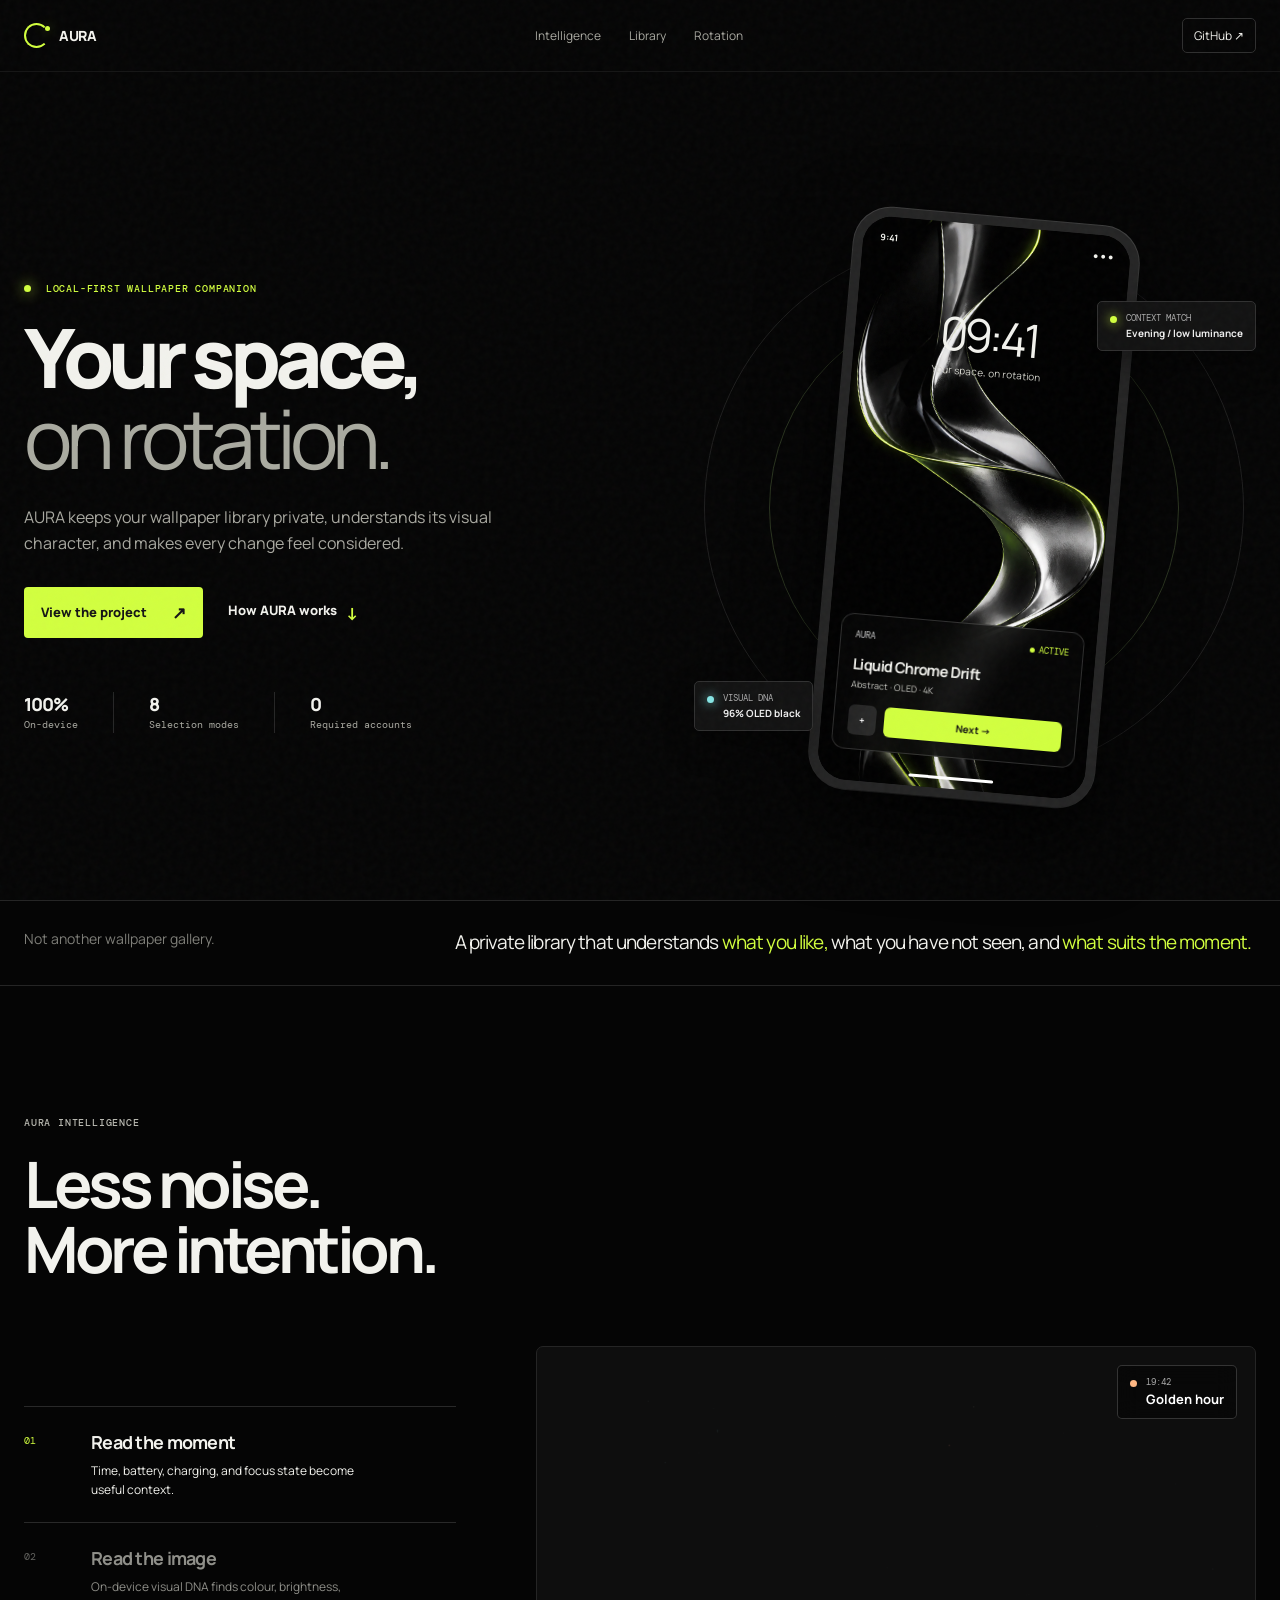
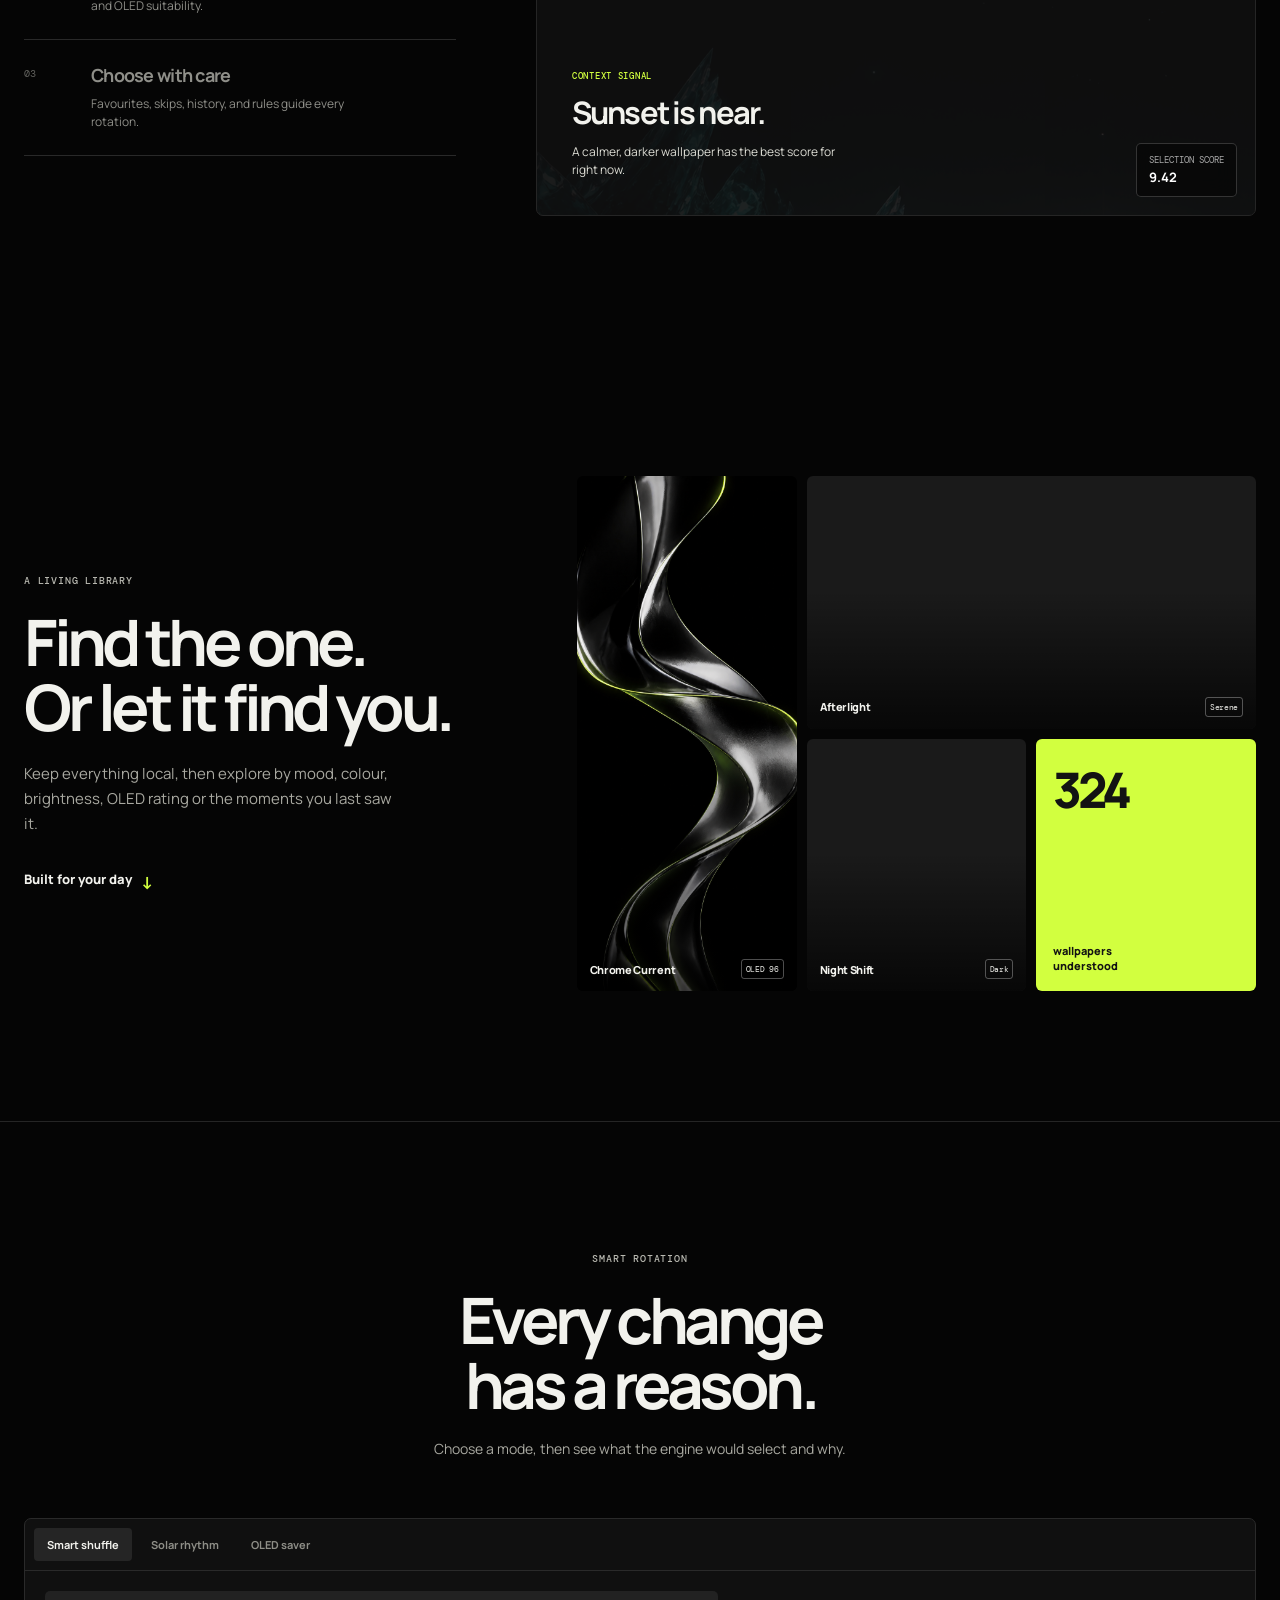
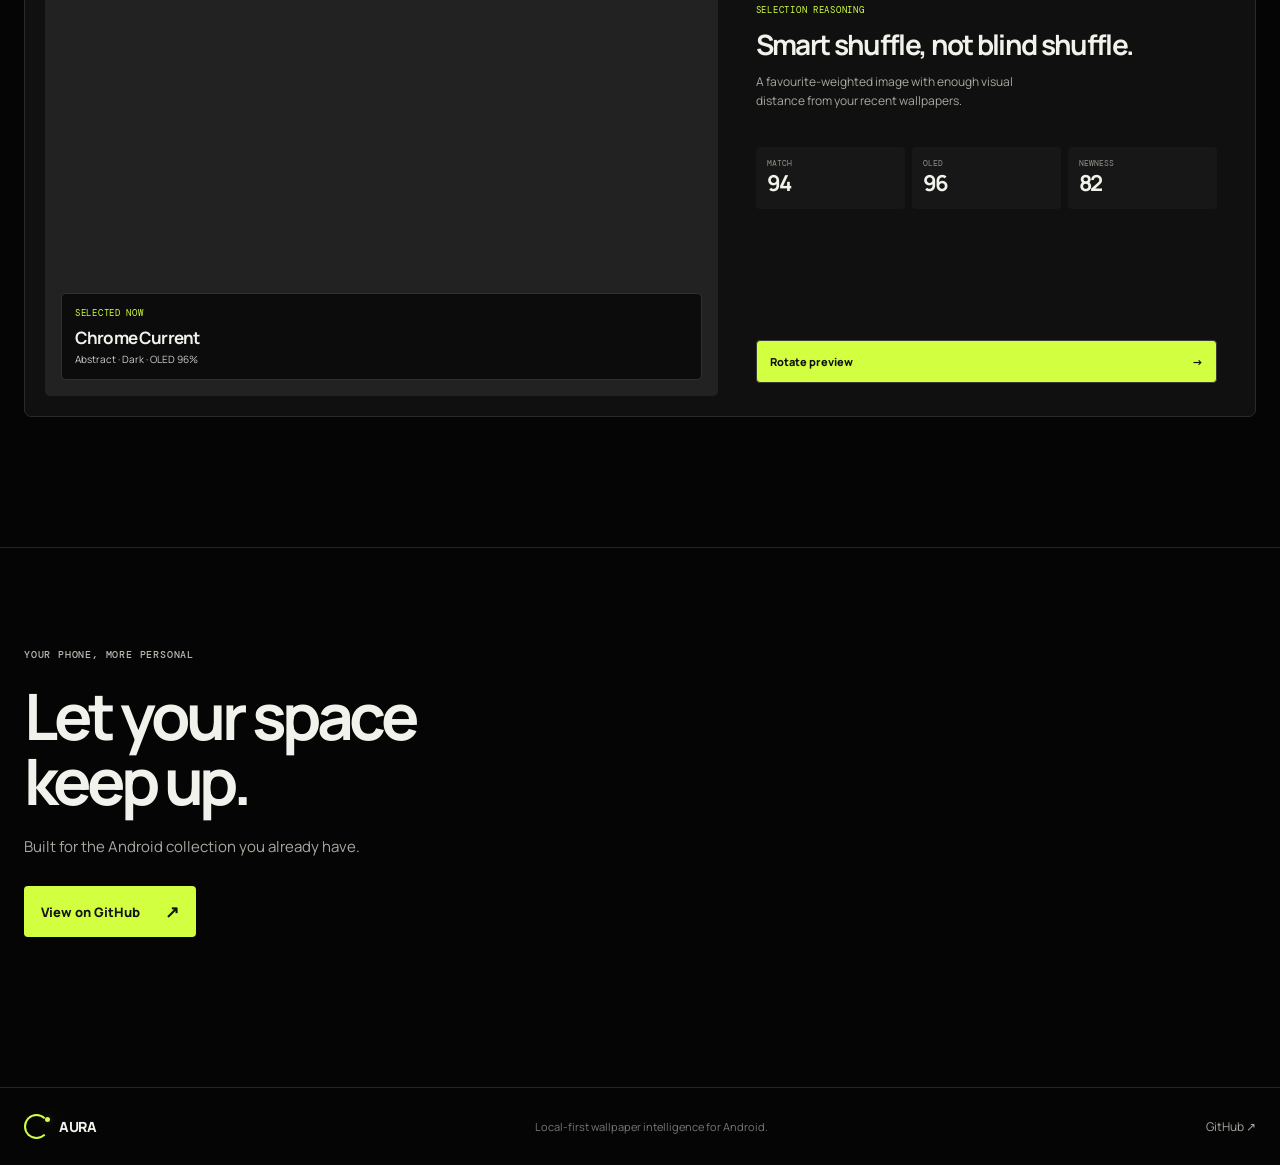
<file: docs/index.html>
<!doctype html>
<html lang="en">
<head>
  <meta charset="UTF-8">
  <meta name="viewport" content="width=device-width, initial-scale=1.0">
  <meta name="theme-color" content="#050505">
  <meta name="description" content="AURA is a private, local-first Android wallpaper companion for an image-led library and intelligent rotation.">
  <title>AURA | Your space, on rotation</title>
  <link rel="preconnect" href="https://fonts.googleapis.com">
  <link rel="preconnect" href="https://fonts.gstatic.com" crossorigin>
  <link href="https://fonts.googleapis.com/css2?family=DM+Mono:wght@400;500&family=Manrope:wght@400;500;600;700;800&display=swap" rel="stylesheet">
  <link rel="stylesheet" href="styles.css">
</head>
<body>
  <div class="noise" aria-hidden="true"></div>
  <header class="nav" id="top">
    <a class="brand" href="#top" aria-label="AURA home"><span class="brand-mark aura-mark" aria-hidden="true"></span><span>AURA</span></a>
    <nav aria-label="Primary navigation"><a href="#engine">Intelligence</a><a href="#library">Library</a><a href="#automation">Rotation</a></nav>
    <a class="github-link" href="https://github.com/akshar2324/Wallpaper_Engine" target="_blank" rel="noreferrer">GitHub <span aria-hidden="true">↗</span></a>
  </header>
  <main>
    <section class="hero">
      <div class="hero-copy reveal">
        <p class="eyebrow"><span></span> Local-first wallpaper companion</p>
        <h1>Your space,<br><em>on rotation.</em></h1>
        <p class="lede">AURA keeps your wallpaper library private, understands its visual character, and makes every change feel considered.</p>
        <div class="hero-actions"><a class="button button-primary" href="https://github.com/akshar2324/Wallpaper_Engine" target="_blank" rel="noreferrer">View the project <span>↗</span></a><a class="text-link" href="#engine">How AURA works <span>↓</span></a></div>
        <dl class="hero-stats"><div><dt>100%</dt><dd>On-device</dd></div><div><dt>8</dt><dd>Selection modes</dd></div><div><dt>0</dt><dd>Required accounts</dd></div></dl>
      </div>
      <div class="hero-visual reveal">
        <div class="orbit orbit-one"></div><div class="orbit orbit-two"></div>
        <div class="phone hero-phone"><div class="phone-screen wallpaper-a"><video class="hero-motion" muted playsinline preload="metadata" poster="assets/chrome-ribbon-wallpaper.png"><source src="assets/hero-motion.mp4" type="video/mp4"></video><div class="phone-status"><span>9:41</span><span>● ● ●</span></div><div class="lock-time">09:41</div><div class="lock-date">Your space, on rotation</div><div class="now-playing"><div class="now-playing-top"><span>AURA</span><span class="live-dot">Active</span></div><strong id="heroTitle">Liquid Chrome Drift</strong><small id="heroMeta">Abstract · OLED · 4K</small><div class="player-actions"><button id="heroFavorite" aria-label="Toggle favorite">+</button><button id="heroNext" aria-label="Show next wallpaper">Next <span>→</span></button></div></div><div class="gesture"></div></div></div>
        <div class="floating-note note-a"><span class="note-dot lime"></span><p>Context match<strong>Evening / low luminance</strong></p></div><div class="floating-note note-b"><span class="note-dot cyan"></span><p>Visual DNA<strong>96% OLED black</strong></p></div>
      </div>
    </section>
    <section class="proof strip reveal"><p>Not another wallpaper gallery.</p><p>A private library that understands <span>what you like,</span> what you have not seen, and <span>what suits the moment.</span></p></section>
    <section class="engine section" id="engine"><div class="section-head reveal"><p class="eyebrow">AURA intelligence</p><h2>Less noise.<br>More intention.</h2></div><div class="engine-layout"><div class="engine-steps reveal"><button class="engine-step active" data-step="0"><span>01</span><div><strong>Read the moment</strong><p>Time, battery, charging, and focus state become useful context.</p></div></button><button class="engine-step" data-step="1"><span>02</span><div><strong>Read the image</strong><p>On-device visual DNA finds colour, brightness, and OLED suitability.</p></div></button><button class="engine-step" data-step="2"><span>03</span><div><strong>Choose with care</strong><p>Favourites, skips, history, and rules guide every rotation.</p></div></button></div><div class="engine-stage reveal"><video class="section-motion" autoplay loop muted playsinline preload="metadata"><source src="assets/motion-engine.mp4" type="video/mp4"></video><div class="engine-wall" id="engineWall"></div><div class="engine-overlay"><p id="engineKicker">Context signal</p><h3 id="engineTitle">Sunset is near.</h3><p id="engineBody">A calmer, darker wallpaper has the best score for right now.</p></div><div class="signal signal-time"><span></span><p>19:42<strong>Golden hour</strong></p></div><div class="signal signal-score"><p>Selection score<strong id="engineScore">9.42</strong></p></div></div></div></section>
    <section class="library section" id="library"><div class="library-copy reveal"><p class="eyebrow">A living library</p><h2>Find the one.<br>Or let it find you.</h2><p>Keep everything local, then explore by mood, colour, brightness, OLED rating or the moments you last saw it.</p><a class="text-link" href="#automation">Built for your day <span>↓</span></a></div><div class="wall-grid reveal"><figure class="wall-card wall-one"><img src="assets/chrome-ribbon-wallpaper.png" alt="Abstract chrome ribbon wallpaper"><figcaption><span>Chrome Current</span><small>OLED 96</small></figcaption></figure><figure class="wall-card wall-two"><video class="card-motion" autoplay loop muted playsinline preload="metadata"><source src="assets/motion-library.mp4" type="video/mp4"></video><figcaption><span>Afterlight</span><small>Serene</small></figcaption></figure><figure class="wall-card wall-three"><video class="card-motion" autoplay loop muted playsinline preload="metadata"><source src="assets/motion-rotation.mp4" type="video/mp4"></video><figcaption><span>Night Shift</span><small>Dark</small></figcaption></figure><div class="library-chip"><span>324</span><p>wallpapers<br>understood</p></div></div></section>
    <section class="automation section" id="automation"><div class="section-head center reveal"><p class="eyebrow">Smart rotation</p><h2>Every change<br>has a reason.</h2><p>Choose a mode, then see what the engine would select and why.</p></div><div class="rotation reveal"><div class="rotation-tabs" role="tablist" aria-label="Rotation modes"><button class="rotation-tab active" data-mode="SMART">Smart shuffle</button><button class="rotation-tab" data-mode="SOLAR">Solar rhythm</button><button class="rotation-tab" data-mode="OLED">OLED saver</button></div><div class="rotation-content"><div class="rotation-preview"><video class="rotation-motion" autoplay loop muted playsinline preload="metadata"><source src="assets/motion-rotation.mp4" type="video/mp4"></video><img id="rotationImage" src="assets/chrome-ribbon-wallpaper.png" alt="Selected wallpaper preview"><div class="selected-label"><span>Selected now</span><strong id="rotationTitle">Chrome Current</strong><small id="rotationTags">Abstract · Dark · OLED 96%</small></div></div><div class="reasoning"><p class="console-label">Selection reasoning</p><h3 id="reasoningTitle">Smart shuffle, not blind shuffle.</h3><p id="reasoningBody">A favourite-weighted image with enough visual distance from your recent wallpapers.</p><div class="score-grid"><div><span>Match</span><strong id="matchScore">94</strong></div><div><span>OLED</span><strong id="oledScore">96</strong></div><div><span>Newness</span><strong id="newnessScore">82</strong></div></div><button class="rotate-button" id="rotateButton">Rotate preview <span>→</span></button></div></div></div></section>
    <section class="closing section reveal"><p class="eyebrow">Your phone, more personal</p><h2>Let your space<br>keep up.</h2><p>Built for the Android collection you already have.</p><a class="button button-primary" href="https://github.com/akshar2324/Wallpaper_Engine" target="_blank" rel="noreferrer">View on GitHub <span>↗</span></a></section>
  </main>
  <footer><a class="brand" href="#top"><span class="brand-mark aura-mark" aria-hidden="true"></span><span>AURA</span></a><p>Local-first wallpaper intelligence for Android.</p><a href="https://github.com/akshar2324/Wallpaper_Engine" target="_blank" rel="noreferrer">GitHub ↗</a></footer>
  <script src="app.js"></script>
</body></html>
</file>
<file: docs/styles.css>
:root{--b:#050505;--i:#0e0e0e;--l:#252525;--s:#a9a9a1;--w:#f2f2ed;--g:#d2ff3f;--c:#86e5e4;--f:'Manrope',sans-serif;--m:'DM Mono',monospace}*{box-sizing:border-box}html{scroll-behavior:smooth}body{margin:0;background:var(--b);color:var(--w);font-family:var(--f);overflow-x:hidden}.noise{position:fixed;inset:0;pointer-events:none;opacity:.11;z-index:3;background-image:url("data:image/svg+xml,%3Csvg viewBox='0 0 160 160' xmlns='http://www.w3.org/2000/svg'%3E%3Cfilter id='n'%3E%3CfeTurbulence type='fractalNoise' baseFrequency='.9' numOctaves='4' stitchTiles='stitch'/%3E%3C/filter%3E%3Crect width='100%25' height='100%25' filter='url(%23n)' opacity='.28'/%3E%3C/svg%3E")}.nav{height:72px;display:flex;align-items:center;justify-content:space-between;padding:0 max(24px,calc((100vw - 1320px)/2));position:relative;z-index:5;border-bottom:1px solid #171717}.brand{display:inline-flex;align-items:center;gap:10px;color:var(--w);text-decoration:none;font-size:14px;font-weight:800;letter-spacing:-.02em}.brand-mark{display:grid;place-items:center;background:var(--g);color:#111;width:25px;height:25px;font-size:13px;border-radius:50%}.nav nav{display:flex;gap:28px}.nav nav a,.github-link,footer>a{font-size:12px;color:var(--s);text-decoration:none}.nav nav a:hover,.github-link:hover,footer>a:hover{color:var(--w)}.github-link{border:1px solid #303030;padding:8px 11px;border-radius:5px;color:var(--w)}.hero{min-height:calc(100svh - 72px);max-width:1320px;margin:auto;padding:clamp(58px,9vw,128px) 24px 72px;display:grid;grid-template-columns:1fr .9fr;gap:40px;align-items:center}.eyebrow{font:500 10px var(--m);letter-spacing:.08em;text-transform:uppercase;color:#b8b8b0;margin:0 0 22px}.hero .eyebrow{color:var(--g)}.eyebrow span{height:7px;width:7px;display:inline-block;background:var(--g);border-radius:50%;margin-right:8px;box-shadow:0 0 14px var(--g)}h1,h2,h3,p{margin-top:0}h1{font-size:clamp(48px,6.4vw,88px);line-height:.98;letter-spacing:-.075em;max-width:730px;margin:0 0 26px;font-weight:800}h1 em{font-weight:400;font-style:normal;color:#a9aaa0}.lede{max-width:505px;font-size:16px;line-height:1.65;color:var(--s);margin-bottom:30px}.hero-actions{display:flex;align-items:center;gap:25px}.button{display:inline-flex;align-items:center;gap:25px;text-decoration:none;border-radius:4px;padding:14px 17px;font-size:13px;font-weight:800;transition:transform .25s}.button:hover{transform:translateY(-2px)}.button-primary{background:var(--g);color:#151515}.button-primary span{font-size:17px}.text-link{display:inline-flex;gap:9px;font-size:13px;font-weight:800;color:var(--w);text-decoration:none}.text-link span{color:var(--g);font-size:17px}.hero-stats{display:flex;margin:54px 0 0;gap:35px}.hero-stats div{padding-right:35px;border-right:1px solid var(--l)}.hero-stats div:last-child{padding:0;border:0}.hero-stats dt{font-size:18px;font-weight:800;letter-spacing:-.05em}.hero-stats dd{font:400 10px var(--m);color:var(--s);margin:2px 0}.hero-visual{height:590px;position:relative;display:grid;place-items:center}.phone{width:286px;padding:9px;border-radius:37px;background:#242424;box-shadow:0 28px 80px #000,0 0 0 1px #4a4a4a;position:relative;z-index:2;transform:rotate(5deg);transition:transform .5s}.hero-visual:hover .phone{transform:rotate(0) translateY(-7px)}.phone-screen{height:565px;border-radius:29px;overflow:hidden;position:relative;background:#111;background-size:cover;background-position:center}.wallpaper-a{background-image:linear-gradient(180deg,rgba(0,0,0,.08),rgba(0,0,0,.56)),url('assets/chrome-ribbon-wallpaper.png')}.wallpaper-b{background-image:linear-gradient(180deg,rgba(0,0,0,.08),rgba(0,0,0,.56)),url('assets/crystalline-horizon-wallpaper.png')}.wallpaper-c{background-image:linear-gradient(180deg,rgba(0,0,0,.18),rgba(0,0,0,.76)),url('assets/chrome-ribbon-wallpaper.png');filter:brightness(.62)}.phone-status{display:flex;justify-content:space-between;padding:14px 17px;font-size:9px;font-weight:700}.lock-time{font-size:46px;letter-spacing:-.08em;text-align:center;margin-top:38px}.lock-date{text-align:center;font-size:10px;color:#d2d2ca;margin-top:-2px}.now-playing{position:absolute;left:12px;right:12px;bottom:31px;padding:14px;background:rgba(8,8,8,.68);backdrop-filter:blur(15px);border:1px solid rgba(255,255,255,.16);border-radius:13px}.now-playing-top{font:400 9px var(--m);display:flex;justify-content:space-between;color:#ccc;margin-bottom:13px;text-transform:uppercase}.live-dot{color:var(--g)}.live-dot:before{content:'';width:5px;height:5px;background:var(--g);display:inline-block;border-radius:50%;margin-right:4px}.now-playing strong{font-size:15px;display:block;letter-spacing:-.04em}.now-playing small{display:block;color:#c8c8c2;font-size:9px;margin-top:3px}.player-actions{display:flex;gap:8px;margin-top:14px}.player-actions button,.rotate-button,.rotation-tab,.engine-step{font-family:var(--f);cursor:pointer}.player-actions button{border:0;background:rgba(255,255,255,.12);color:white;border-radius:6px;padding:8px 11px;font-size:10px;font-weight:700}.player-actions button:last-child{background:var(--g);color:#111;flex:1}.gesture{width:85px;height:3px;background:#fff;border-radius:5px;position:absolute;bottom:9px;left:calc(50% - 42px)}.orbit{position:absolute;border:1px solid #222;border-radius:50%;width:410px;height:410px}.orbit-one{border-color:#2c3621;animation:spin 22s linear infinite}.orbit-two{width:540px;height:540px;border-color:#1e1e1e;animation:spin 35s linear infinite reverse}.floating-note{position:absolute;z-index:4;display:flex;gap:9px;padding:10px 12px;background:#121212;border:1px solid #303030;border-radius:5px;box-shadow:0 14px 30px rgba(0,0,0,.4);animation:float 5s ease-in-out infinite}.note-a{top:88px;right:0}.note-b{left:3px;bottom:72px;animation-delay:-2s}.note-dot{display:block;width:7px;height:7px;margin-top:4px;border-radius:50%}.lime{background:var(--g);box-shadow:0 0 11px var(--g)}.cyan{background:var(--c);box-shadow:0 0 11px var(--c)}.floating-note p{font:400 9px var(--m);margin:0;color:#aaa;text-transform:uppercase}.floating-note strong{display:block;color:#eee;font:700 10px var(--f);text-transform:none;margin-top:2px}.strip{max-width:1320px;margin:auto;border-top:1px solid var(--l);border-bottom:1px solid var(--l);padding:28px 24px;display:grid;grid-template-columns:1fr 2fr;gap:30px}.strip p{font-size:14px;line-height:1.45;margin:0;color:#7f7f79}.strip p:last-child{color:var(--w);font-size:19px;letter-spacing:-.045em}.strip span{color:var(--g)}.section{max-width:1320px;margin:auto;padding:130px 24px}.section-head h2,.library-copy h2,.closing h2{font-size:clamp(38px,5vw,65px);line-height:1.02;letter-spacing:-.07em;margin:0}.engine-layout{display:grid;grid-template-columns:.75fr 1.25fr;gap:80px;margin-top:65px;align-items:center}.engine-steps{display:flex;flex-direction:column}.engine-step{color:#8f8f89;text-align:left;background:transparent;border:0;border-top:1px solid #292929;padding:23px 0;display:grid;grid-template-columns:54px 1fr;gap:13px;transition:color .25s}.engine-step:last-child{border-bottom:1px solid #292929}.engine-step span{font:400 10px var(--m);color:#63635f;padding-top:4px}.engine-step strong{font-size:18px;letter-spacing:-.04em}.engine-step p{font-size:12px;line-height:1.55;margin:8px 0 0;max-width:265px}.engine-step.active{color:var(--w)}.engine-step.active span{color:var(--g)}.engine-stage{height:470px;position:relative;overflow:hidden;background:#111;border-radius:7px;border:1px solid #252525}.engine-wall{position:absolute;inset:0;background-image:linear-gradient(90deg,rgba(0,0,0,.66),rgba(0,0,0,.1)),url('assets/crystalline-horizon-wallpaper.png');background-size:cover;background-position:center;transition:opacity .35s}.engine-overlay{position:absolute;left:35px;bottom:35px;max-width:290px}.engine-overlay p{color:#dbdbd3;font-size:12px;line-height:1.55;margin-bottom:0}.engine-overlay p:first-child{font:500 9px var(--m);text-transform:uppercase;color:var(--g);letter-spacing:.08em;margin-bottom:9px}.engine-overlay h3{font-size:31px;letter-spacing:-.06em;margin-bottom:10px}.signal{position:absolute;background:rgba(7,7,7,.7);backdrop-filter:blur(11px);border:1px solid rgba(255,255,255,.18);padding:10px 12px;display:flex;gap:9px;border-radius:5px}.signal p{margin:0;color:#aaa;font:400 9px var(--m);text-transform:uppercase}.signal strong{display:block;color:white;font:700 13px var(--f);text-transform:none;margin-top:2px}.signal-time{right:18px;top:18px}.signal-time span{display:block;width:7px;height:7px;background:#ffb783;border-radius:50%;margin-top:4px}.signal-score{right:18px;bottom:18px}.library{display:grid;grid-template-columns:.8fr 1.2fr;gap:100px;align-items:center}.library-copy>p:not(.eyebrow){font-size:15px;line-height:1.65;color:var(--s);max-width:370px;margin:23px 0 31px}.wall-grid{height:515px;display:grid;grid-template-columns:1fr 1fr 1fr;grid-template-rows:1fr 1fr;gap:10px}.wall-card{margin:0;position:relative;overflow:hidden;border-radius:6px;background:#1a1a1a}.wall-card img,.wall-card>div{height:100%;width:100%;object-fit:cover;display:block;transition:transform .5s}.wall-card:hover img{transform:scale(1.05)}.wall-one{grid-row:span 2}.wall-two{grid-column:span 2}.wall-three>div{background:radial-gradient(circle at 70% 35%,#d2ff3f 0%,#63751a 5%,#111 35%,#050505 71%)}.wall-card:after{content:'';position:absolute;inset:45% 0 0;background:linear-gradient(transparent,rgba(0,0,0,.72))}.wall-card figcaption{position:absolute;z-index:1;bottom:12px;left:13px;right:13px;display:flex;justify-content:space-between;align-items:center;font-size:11px;font-weight:800;letter-spacing:-.03em}.wall-card small{font:400 8px var(--m);border:1px solid rgba(255,255,255,.3);padding:4px;border-radius:3px}.library-chip{background:var(--g);color:#131313;padding:17px;display:flex;flex-direction:column;justify-content:space-between;border-radius:6px}.library-chip span{font-size:49px;font-weight:800;letter-spacing:-.09em}.library-chip p{font-size:11px;line-height:1.35;font-weight:800;margin:0}.automation{border-top:1px solid var(--l)}.center{text-align:center}.center>p:not(.eyebrow){font-size:14px;color:var(--s);margin:21px 0 0}.rotation{border:1px solid #2a2a2a;background:#101010;margin-top:60px;border-radius:7px;overflow:hidden}.rotation-tabs{display:flex;padding:9px;border-bottom:1px solid #2a2a2a;gap:6px}.rotation-tab{border:0;background:transparent;color:#8e8e87;border-radius:4px;padding:9px 13px;font-size:11px;font-weight:700}.rotation-tab.active{background:#252525;color:var(--w)}.rotation-content{padding:20px;display:grid;grid-template-columns:1.15fr .85fr;gap:20px}.rotation-preview{height:405px;position:relative;overflow:hidden;border-radius:5px;background:#222}.rotation-preview img{width:100%;height:100%;object-fit:cover;transition:opacity .3s}.selected-label{position:absolute;left:16px;bottom:16px;right:16px;padding:13px;background:rgba(5,5,5,.72);backdrop-filter:blur(14px);border:1px solid rgba(255,255,255,.15);border-radius:5px}.selected-label span,.console-label{display:block;font:400 9px var(--m);text-transform:uppercase;color:var(--g);letter-spacing:.08em;margin-bottom:7px}.selected-label strong{display:block;font-size:17px;letter-spacing:-.05em}.selected-label small{font-size:10px;color:#ccc;display:block;margin-top:3px}.reasoning{padding:13px 18px;display:flex;flex-direction:column;align-items:flex-start}.reasoning h3{font-size:28px;line-height:1.02;letter-spacing:-.06em;margin:7px 0 14px}.reasoning>p:not(.console-label){font-size:12px;line-height:1.6;color:var(--s);max-width:260px}.score-grid{margin-top:24px;width:100%;display:grid;grid-template-columns:repeat(3,1fr);gap:7px}.score-grid div{padding:11px;background:#171717;border-radius:4px}.score-grid span{display:block;font:400 8px var(--m);color:#92928a;text-transform:uppercase}.score-grid strong{font-size:22px;letter-spacing:-.07em}.rotate-button{margin-top:auto;width:100%;padding:13px;border:1px solid #3b3b3b;border-radius:4px;color:#111;background:var(--g);font-size:11px;font-weight:800;display:flex;justify-content:space-between}.closing{border-top:1px solid var(--l);padding-top:100px;padding-bottom:150px}.closing h2{margin-bottom:23px}.closing>p:not(.eyebrow){color:var(--s);font-size:15px;margin-bottom:29px}footer{border-top:1px solid var(--l);padding:26px max(24px,calc((100vw - 1320px)/2));display:flex;justify-content:space-between;align-items:center;color:#777;font-size:11px}footer p{margin:0}@keyframes spin{to{transform:rotate(360deg)}}@keyframes float{50%{transform:translateY(-9px)}}.reveal{animation:rise .7s both}@keyframes rise{from{opacity:0;transform:translateY(18px)}to{opacity:1;transform:translateY(0)}}@media (prefers-reduced-motion:reduce){*{animation:none!important;transition:none!important}}@media(max-width:800px){.nav{height:62px;padding:0 17px}.nav nav{display:none}.brand{font-size:12px}.github-link{font-size:10px;padding:7px 9px}.hero{min-height:0;padding:58px 20px 55px;display:flex;flex-direction:column;align-items:stretch;gap:23px}.hero h1{font-size:49px}.lede{font-size:14px;margin-bottom:24px}.hero-actions{gap:17px}.button{padding:12px 13px;gap:17px;font-size:11px}.hero-stats{margin-top:36px;gap:18px}.hero-stats div{padding-right:18px}.hero-visual{height:475px;order:-1;margin-top:2px}.phone{width:218px;padding:7px;border-radius:29px}.phone-screen{height:431px;border-radius:23px}.phone-status{padding:10px 13px;font-size:7px}.lock-time{font-size:35px;margin-top:30px}.lock-date{font-size:8px}.now-playing{left:9px;right:9px;bottom:24px;padding:10px}.now-playing strong{font-size:12px}.now-playing small{font-size:7px}.player-actions{margin-top:10px}.player-actions button{font-size:8px;padding:6px 8px}.orbit{width:300px;height:300px}.orbit-two{width:390px;height:390px}.note-a{top:45px;right:0}.note-b{left:0;bottom:33px}.floating-note{padding:7px 8px}.floating-note p{font-size:7px}.floating-note strong{font-size:8px}.strip{padding:23px 20px;display:block}.strip p:first-child{margin-bottom:13px}.strip p:last-child{font-size:17px}.section{padding:90px 20px}.section-head h2,.library-copy h2,.closing h2{font-size:43px}.engine-layout{grid-template-columns:1fr;gap:30px;margin-top:40px}.engine-stage{height:400px}.engine-overlay{left:22px;bottom:22px}.library{grid-template-columns:1fr;gap:39px}.wall-grid{height:390px}.automation{padding-top:83px}.rotation{margin-top:39px}.rotation-tabs{overflow:auto}.rotation-tab{white-space:nowrap;font-size:10px}.rotation-content{grid-template-columns:1fr;padding:10px;gap:0}.rotation-preview{height:318px}.reasoning{padding:26px 8px 8px}.reasoning h3{font-size:27px}.rotate-button{margin-top:25px}.closing{padding-top:75px;padding-bottom:100px}footer{padding:22px 20px;gap:16px}footer p{display:none}}
@media(max-width:800px){.hero{padding-top:34px;gap:17px}.hero-visual{height:350px}.phone{width:178px;padding:6px;border-radius:25px}.phone-screen{height:350px;border-radius:19px}.phone-status{padding:9px 11px;font-size:6px}.lock-time{font-size:30px;margin-top:25px}.lock-date{font-size:7px}.now-playing{left:7px;right:7px;bottom:20px;padding:8px}.now-playing-top{font-size:7px;margin-bottom:9px}.now-playing strong{font-size:10px}.now-playing small{font-size:6px}.player-actions{margin-top:8px}.player-actions button{font-size:7px;padding:5px 7px}.gesture{width:65px;left:calc(50% - 32px);bottom:6px}.orbit{width:245px;height:245px}.orbit-two{width:330px;height:330px}.note-a{top:25px}.note-b{bottom:13px}.floating-note{padding:6px 7px}.floating-note p{font-size:6px}.floating-note strong{font-size:7px}.lede{margin-bottom:20px}}
.hero-motion{position:absolute;inset:0;width:100%;height:100%;object-fit:cover;z-index:0}.phone-status,.lock-time,.lock-date{position:relative;z-index:1}.now-playing,.gesture{z-index:1}
.section-motion,.card-motion,.rotation-motion{position:absolute;inset:0;width:100%;height:100%;object-fit:cover;z-index:0}.engine-stage .engine-wall{opacity:.16;z-index:1}.engine-overlay,.signal{z-index:2}.rotation-preview>#rotationImage{display:none}.rotation-preview .selected-label{z-index:2}.card-motion{transition:transform .7s}.wall-card:hover .card-motion{transform:scale(1.05)}@media (prefers-reduced-motion:reduce){.section-motion,.card-motion,.rotation-motion{display:none}.engine-stage .engine-wall{opacity:1}.rotation-preview>#rotationImage{display:block}}
.aura-mark{position:relative;background:transparent;border:2px solid var(--g);border-right-color:transparent}.aura-mark:after{content:'';position:absolute;right:-3px;top:1px;width:5px;height:5px;background:var(--g);border-radius:50%;box-shadow:0 0 12px rgba(210,255,63,.42)}
</file>
